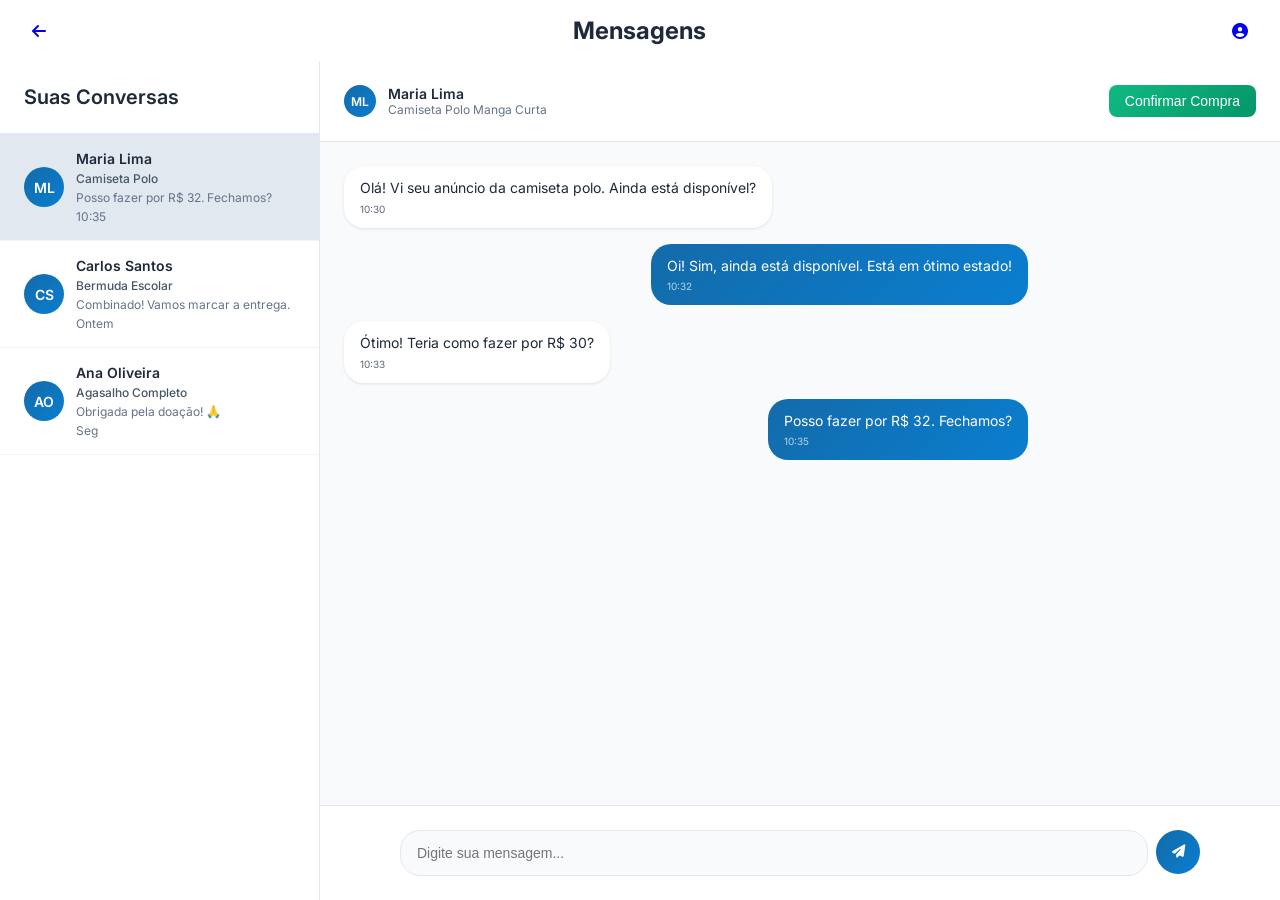
<file: chat.html>
<!DOCTYPE html>
<html lang="pt-BR">
<head>
    <meta charset="UTF-8">
    <meta name="viewport" content="width=device-width, initial-scale=1.0">
    <title>Chat</title>
    <link href="https://fonts.googleapis.com/css2?family=Inter:wght@300;400;500;600;700&display=swap" rel="stylesheet">
    <link rel="stylesheet" href="https://cdnjs.cloudflare.com/ajax/libs/font-awesome/6.4.0/css/all.min.css">
    <script src="chat.js"></script>
    <link href="chat.css" rel="stylesheet">
  
</head>
<body>
    <div class="chat-container">
        <header class="header">
        <a href="logado.html" class="btn btn-outline-dark btn-sm p-2" title="Voltar">
            <i class="fa-solid fa-arrow-left"></i>
        </a>
            <h1>Mensagens</h1>

    <div class="d-flex gap-2">
        <a href="perfil.html" class="btn btn-outline-dark btn-sm p-2" title="Perfil">
            <i class="fas fa-circle-user"></i>
        </a>
    </div>

        </header>

        <div class="main-content">
            <aside class="sidebar" id="sidebar">
                <div class="sidebar-header">
                    <h2>Suas Conversas</h2>
                </div>
                <div class="conversations">
                    <div class="conversation active" data-conv="1">
                        <div style="display: flex; align-items: center;">
                            <div class="conv-avatar">ML</div>
                            <div class="conv-info">
                                <div class="conv-name">Maria Lima</div>
                                <div class="conv-product">Camiseta Polo</div>
                                <div class="conv-last-msg">Posso fazer por R$ 32. Fechamos?</div>
                                <div style="font-size: 0.75rem; color: #64748b; margin-top: 0.25rem;">10:35</div>
                            </div>
                        </div>
                    </div>
                    <div class="conversation" data-conv="2">
                        <div style="display: flex; align-items: center;">
                            <div class="conv-avatar">CS</div>
                            <div class="conv-info">
                                <div class="conv-name">Carlos Santos</div>
                                <div class="conv-product">Bermuda Escolar</div>
                                <div class="conv-last-msg">Combinado! Vamos marcar a entrega.</div>
                                <div style="font-size: 0.75rem; color: #64748b; margin-top: 0.25rem;">Ontem</div>
                            </div>
                        </div>
                    </div>
                    <div class="conversation" data-conv="3">
                        <div style="display: flex; align-items: center;">
                            <div class="conv-avatar">AO</div>
                            <div class="conv-info">
                                <div class="conv-name">Ana Oliveira</div>
                                <div class="conv-product">Agasalho Completo</div>
                                <div class="conv-last-msg">Obrigada pela doação! 🙏</div>
                                <div style="font-size: 0.75rem; color: #64748b; margin-top: 0.25rem;">Seg</div>
                            </div>
                        </div>
                    </div>
                </div>
            </aside>

            <!-- Area do chat -->
            <main class="chat-area">

                <div class="chat-header">
                    <div class="chat-user-info">
                        <button class="back-btn" id="backBtn" style="display: none;">
                            <i class="fas fa-arrow-left"></i>
                        </button>
                        <div class="chat-avatar">ML</div>
                        <div>
                            <div class="chat-user-name">Maria Lima</div>
                            <div class="chat-user-product">Camiseta Polo Manga Curta</div>
                        </div>
                    </div>
                    <button class="btn-confirm">
                        <i></i>Confirmar Compra
                    </button>
                </div>

                <div class="messages-container" id="messagesContainer">
                    <div class="message other">
                        <div class="message-bubble">
                            <div>Olá! Vi seu anúncio da camiseta polo. Ainda está disponível?</div>
                            <div class="message-time">10:30</div>
                        </div>
                    </div>
                    <div class="message me">
                        <div class="message-bubble">
                            <div>Oi! Sim, ainda está disponível. Está em ótimo estado!</div>
                            <div class="message-time">10:32</div>
                        </div>
                    </div>
                    <div class="message other">
                        <div class="message-bubble">
                            <div>Ótimo! Teria como fazer por R$ 30?</div>
                            <div class="message-time">10:33</div>
                        </div>
                    </div>
                    <div class="message me">
                        <div class="message-bubble">
                            <div>Posso fazer por R$ 32. Fechamos?</div>
                            <div class="message-time">10:35</div>
                        </div>
                    </div>
                </div>

                <div class="input-container">
                    <div class="input-wrapper">
                        <input 
                            type="text" 
                            class="message-input" 
                            id="messageInput"
                            placeholder="Digite sua mensagem..."
                        >
                        <button class="send-btn" id="sendBtn">
                            <i class="fas fa-paper-plane"></i>
                        </button>
                    </div>
                </div>
            </main>
        </div>
    </div>

</body>
</html>
</file>
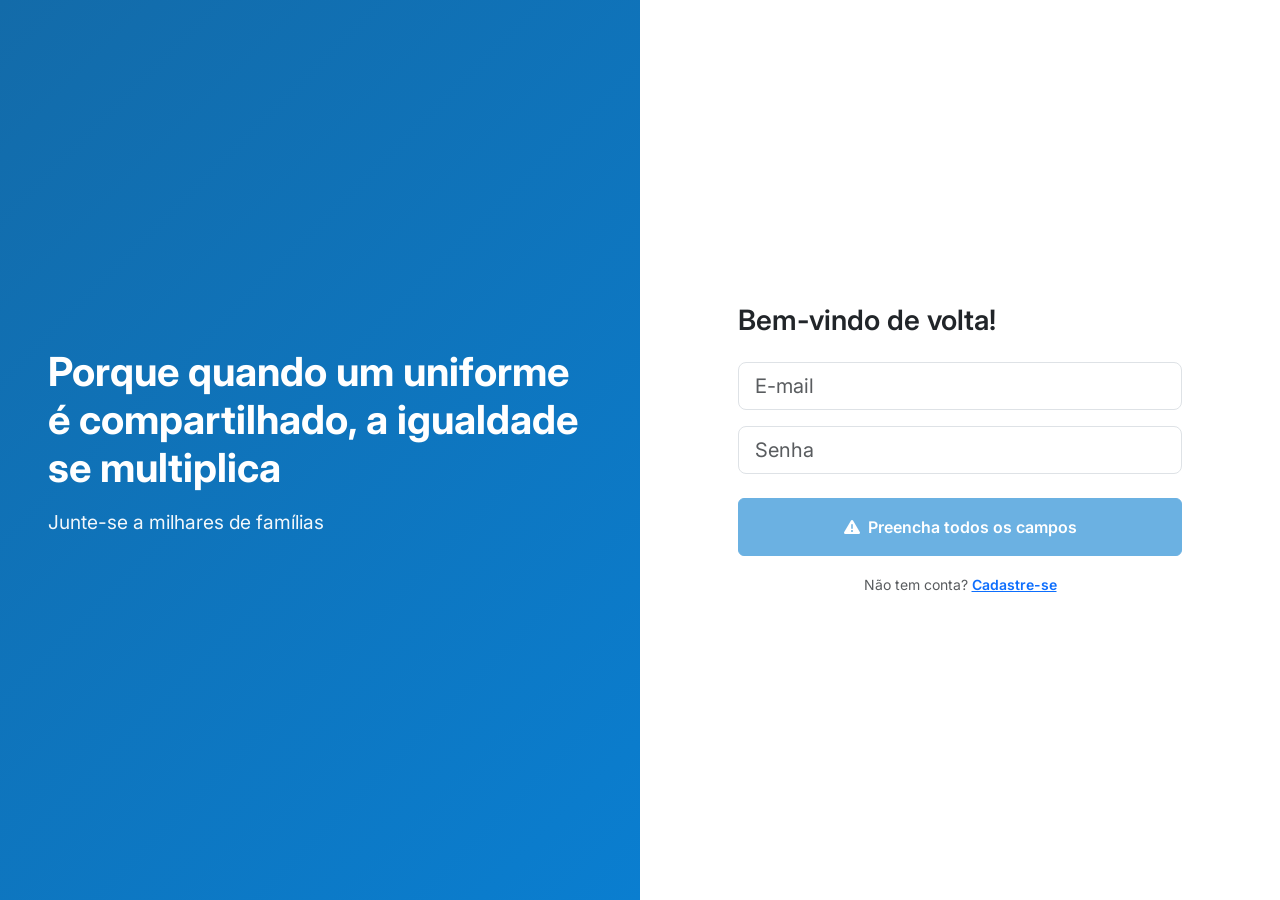
<file: login.html>
<!DOCTYPE html>
<html lang="pt-br">
<head>
<meta charset="UTF-8">
<title>Login</title>
<link href="https://cdn.jsdelivr.net/npm/bootstrap@5.3.0/dist/css/bootstrap.min.css" rel="stylesheet">
<link href="https://fonts.googleapis.com/css2?family=Inter:wght@400;500;600;700&display=swap" rel="stylesheet">
<link rel="stylesheet" href="https://cdnjs.cloudflare.com/ajax/libs/font-awesome/6.4.0/css/all.min.css">
<script src="login.js"></script>
    <link href="login.css" rel="stylesheet">

</head>
<body class="d-flex">
<div class="col-6 d-flex flex-column justify-content-center p-5 left">
<h1>Porque quando um uniforme é compartilhado, a igualdade se multiplica</h1>
<p>Junte-se a milhares de famílias</p>
</div>
<div class="col-6 d-flex justify-content-center align-items-center p-4">
<div class="w-75 max-w-md">
<h3 class="mb-4 fw-semibold text-dark" id="welcome">Bem-vindo de volta!</h3>


<form action="login.php" method="POST">
    <input class="form-control form-control-lg mb-3" name="email" id="emailInput" placeholder="E-mail" type="email" required>
    <input class="form-control form-control-lg mb-4" name="senha" id="senhaInput" type="password" placeholder="Senha" required>
    <button type="submit" class="btn btn-primary w-100 py-3 mb-3 fw-semibold fs-6" id="EntarBtn" disabled>Entrar</button>
</form>

<div class="text-center">
<small class="text-muted">Não tem conta? <a href="cadastrar.html" class="text-primary fw-semibold">Cadastre-se</a></small>
</div>
</div>
</div>

</body>
</html>
</file>
<file: chat.css>
* {
            margin: 0;
            padding: 0;
            box-sizing: border-box;
        }

        body {
            font-family: 'Inter', sans-serif;
            background: linear-gradient(135deg, #136BA9 0%, #0A7ED0 100%);
            min-height: 100vh;
            overflow: hidden;
        }

        .chat-container {
            height: 100vh;
            display: flex;
            flex-direction: column;
            background: #f8fafc;
        }

        .header {
            background: white;
            padding: 1rem 2rem;
            box-shadow: 0 1px 3px rgba(0,0,0,0.1);
            display: flex;
            align-items: center;
            justify-content: space-between;
        }

        .header h1 {
            font-size: 1.5rem;
            font-weight: 700;
            color: #1e293b;
        }

        .main-content {
            flex: 1;
            display: flex;
            overflow: hidden;
        }

        .sidebar {
            width: 320px;
            background: white;
            border-right: 1px solid #e2e8f0;
            display: flex;
            flex-direction: column;
            transform: translateX(0);
            transition: transform 0.3s ease;
        }

        .sidebar-header {
            padding: 1.5rem;
            border-bottom: 1px solid #e2e8f0;
        }

        .sidebar-header h2 {
            font-size: 1.25rem;
            font-weight: 600;
            color: #1e293b;
        }

        .conversations {
            flex: 1;
            overflow-y: auto;
        }

        .conversation {
            padding: 1rem 1.5rem;
            cursor: pointer;
            transition: all 0.2s ease;
            border-bottom: 1px solid #f1f5f9;
        }

        .conversation:hover {
            background: #f1f5f9;
        }

        .conversation.active {
            background: #e2e8f0;
        }

        .conv-avatar {
            width: 40px;
            height: 40px;
            border-radius: 50%;
            background: linear-gradient(135deg, #136BA9, #0A7ED0);
            display: flex;
            align-items: center;
            justify-content: center;
            color: white;
            font-size: 0.875rem;
            font-weight: 600;
            margin-right: 0.75rem;
        }

        .conv-info {
            flex: 1;
            min-width: 0;
        }

        .conv-name {
            font-size: 0.875rem;
            font-weight: 600;
            color: #1e293b;
            margin-bottom: 0.25rem;
            white-space: nowrap;
            overflow: hidden;
            text-overflow: ellipsis;
        }

        .conv-product {
            font-size: 0.75rem;
            color: #475569;
            font-weight: 500;
            margin-bottom: 0.25rem;
        }

        .conv-last-msg {
            font-size: 0.75rem;
            color: #64748b;
            white-space: nowrap;
            overflow: hidden;
            text-overflow: ellipsis;
        }

        .chat-area {
            flex: 1;
            display: flex;
            flex-direction: column;
            min-width: 0;
        }

        .chat-header {
            padding: 1.5rem;
            border-bottom: 1px solid #e2e8f0;
            display: flex;
            align-items: center;
            justify-content: space-between;
            background: white;
        }

        .chat-user-info {
            display: flex;
            align-items: center;
            gap: 0.75rem;
        }

        .chat-avatar {
            width: 32px;
            height: 32px;
            border-radius: 50%;
            background: linear-gradient(135deg, #136BA9, #0A7ED0);
            display: flex;
            align-items: center;
            justify-content: center;
            color: white;
            font-size: 0.75rem;
            font-weight: 600;
        }

        .chat-user-name {
            font-size: 0.875rem;
            font-weight: 600;
            color: #1e293b;
        }

        .chat-user-product {
            font-size: 0.75rem;
            color: #64748b;
        }

        .btn-confirm {
            background: linear-gradient(135deg, #10b981, #059669);
            color: white;
            border: none;
            padding: 0.5rem 1rem;
            border-radius: 8px;
            font-size: 0.875rem;
            font-weight: 500;
            cursor: pointer;
            transition: all 0.2s ease;
        }

        .btn-confirm:hover {
            transform: translateY(-1px);
            box-shadow: 0 4px 12px rgba(16, 185, 129, 0.3);
        }

        .messages-container {
            flex: 1;
            overflow-y: auto;
            padding: 1.5rem;
            background: #f8fafc;
            display: flex;
            flex-direction: column;
            gap: 1rem;
        }

        .message {
            display: flex;
            max-width: 75%;
        }

        .message.me {
            justify-content: flex-end;
        }

        .message-bubble {
            padding: 0.75rem 1rem;
            border-radius: 1.25rem;
            font-size: 0.875rem;
            line-height: 1.4;
            position: relative;
        }

        .message.me .message-bubble {
            background: linear-gradient(135deg, #136BA9, #0A7ED0);
            color: white;
        }

        .message.other .message-bubble {
            background: white;
            color: #1e293b;
            box-shadow: 0 1px 3px rgba(0,0,0,0.1);
        }

        .message-time {
            font-size: 0.625rem;
            opacity: 0.7;
            margin-top: 0.25rem;
        }

        .input-container {
            padding: 1.5rem;
            background: white;
            border-top: 1px solid #e2e8f0;
        }

        .input-wrapper {
            display: flex;
            gap: 0.5rem;
            max-width: 800px;
            margin: 0 auto;
        }

        .message-input {
            flex: 1;
            padding: 0.875rem 1rem;
            border: 1px solid #e2e8f0;
            border-radius: 1.25rem;
            font-size: 0.875rem;
            outline: none;
            transition: all 0.2s ease;
            background: #f8fafc;
        }

        .message-input:focus {
            border-color: #136BA9;
            box-shadow: 0 0 0 3px rgba(102, 126, 234, 0.1);
            background: white;
        }

        .send-btn {
            width: 44px;
            height: 44px;
            border: none;
            border-radius: 50%;
            background: linear-gradient(135deg, #136BA9, #0A7ED0);
            color: white;
            cursor: pointer;
            display: flex;
            align-items: center;
            justify-content: center;
            transition: all 0.2s ease;
        }

        .send-btn:hover {
            transform: scale(1.05);
            box-shadow: 0 4px 12px rgba(102, 126, 234, 0.4);
        }

        .send-btn:disabled {
            opacity: 0.5;
            cursor: not-allowed;
            transform: none;
        }

        @media (max-width: 768px) {
            .sidebar {
                position: fixed;
                left: 0;
                top: 0;
                height: 100vh;
                z-index: 1000;
                transform: translateX(-100%);
            }
            
            .sidebar.open {
                transform: translateX(0);
            }
            
            .main-content {
                position: relative;
            }
            
            .back-btn {
                background: none;
                border: none;
                color: #64748b;
                font-size: 1.25rem;
                cursor: pointer;
                padding: 0.5rem;
            }
        }

        /* Scrollbar */
        .conversations::-webkit-scrollbar,
        .messages-container::-webkit-scrollbar {
            width: 6px;
        }

        .conversations::-webkit-scrollbar-track,
        .messages-container::-webkit-scrollbar-track {
            background: #f1f5f9;
        }

        .conversations::-webkit-scrollbar-thumb,
        .messages-container::-webkit-scrollbar-thumb {
            background: #cbd5e1;
            border-radius: 3px;
        }

        .conversations::-webkit-scrollbar-thumb:hover,
        .messages-container::-webkit-scrollbar-thumb:hover {
            background: #94a3b8;
        }
</file>
<file: login.css>
body{height:100vh; font-family: 'Inter', sans-serif;}
.left{background:linear-gradient(135deg, #136BA9 0%, #0A7ED0 100%);}
.left h1{color:white !important; font-weight:700; font-size:2.5rem; margin-bottom:1rem;}
.left p{color:white !important; font-size:1.2rem; opacity:0.95;}
.google-btn {
  background: white !important;
  color: #136BA9 !important;
  border: 2px solid #e8eaed !important;
  font-weight: 500;
  display: flex;
  align-items: center;
  gap: 12px;
  padding: 12px 24px;
  border-radius: 8px;
  transition: all 0.2s ease;
  text-decoration: none;
}
.google-btn:hover {
  background: #f8f9fa !important;
  border-color: #dadce0 !important;
  transform: translateY(-1px);
  box-shadow: 0 2px 8px rgba(0,0,0,0.1);
}
.google-icon {
  width: 20px;
  height: 20px;
  background: url('[data-uri]') no-repeat center;
  background-size: contain;
}
.divider {
  position: relative;
  height: 1px;
  background: #e8eaed;
  margin: 2rem 0;
}
.divider::before {
  content: 'ou continue com';
  position: absolute;
  top: 50%;
  left: 50%;
  transform: translate(-50%, -50%);
  background: white;
  padding: 0 1.5rem;
  color: #6b7280 !important;
  font-size: 0.875rem;
  font-weight: 500;
  white-space: nowrap;
}
.welcome {
  text-align: center;
}
#EntarBtn {
  background: #0A7ED0 !important;
  border-color: #0A7ED0 !important;
  color: white !important;
}
#EntarBtn:disabled {
  opacity: 0.6 !important;
  cursor: not-allowed !important;
}
</file>
